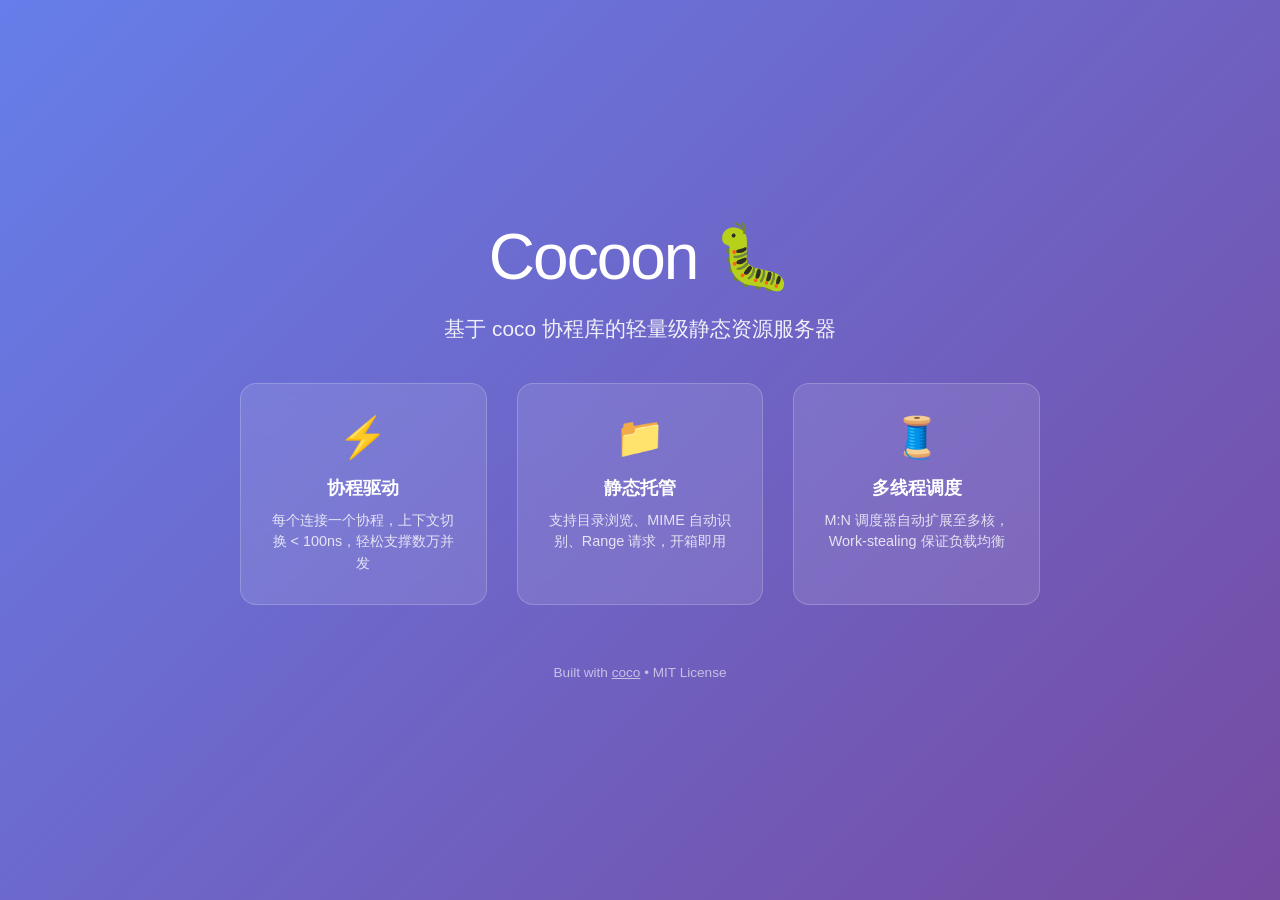
<file: examples/www/index.html>
<!DOCTYPE html>
<html lang="zh-CN">
<head>
    <meta charset="UTF-8">
    <meta name="viewport" content="width=device-width, initial-scale=1.0">
    <title>Cocoon Server</title>
    <style>
        * { margin: 0; padding: 0; box-sizing: border-box; }
        body {
            font-family: -apple-system, BlinkMacSystemFont, 'Segoe UI', Roboto, sans-serif;
            background: linear-gradient(135deg, #667eea 0%, #764ba2 100%);
            min-height: 100vh;
            display: flex;
            align-items: center;
            justify-content: center;
            color: #fff;
        }
        .container {
            text-align: center;
            padding: 40px;
        }
        h1 {
            font-size: 4rem;
            margin-bottom: 20px;
            font-weight: 300;
            letter-spacing: -2px;
        }
        .tagline {
            font-size: 1.3rem;
            opacity: 0.9;
            margin-bottom: 40px;
        }
        .features {
            display: grid;
            grid-template-columns: repeat(3, 1fr);
            gap: 30px;
            max-width: 800px;
            margin: 0 auto;
        }
        .feature {
            background: rgba(255,255,255,0.1);
            backdrop-filter: blur(10px);
            padding: 30px;
            border-radius: 16px;
            border: 1px solid rgba(255,255,255,0.2);
        }
        .feature h3 {
            font-size: 1.1rem;
            margin-bottom: 10px;
        }
        .feature p {
            font-size: 0.9rem;
            opacity: 0.8;
            line-height: 1.5;
        }
        .emoji {
            font-size: 2.5rem;
            margin-bottom: 15px;
            display: block;
        }
        footer {
            margin-top: 60px;
            font-size: 0.85rem;
            opacity: 0.6;
        }
        @media (max-width: 768px) {
            .features { grid-template-columns: 1fr; }
            h1 { font-size: 2.5rem; }
        }
    </style>
</head>
<body>
    <div class="container">
        <h1>Cocoon 🐛</h1>
        <p class="tagline">基于 coco 协程库的轻量级静态资源服务器</p>
        
        <div class="features">
            <div class="feature">
                <span class="emoji">⚡</span>
                <h3>协程驱动</h3>
                <p>每个连接一个协程，上下文切换 &lt; 100ns，轻松支撑数万并发</p>
            </div>
            <div class="feature">
                <span class="emoji">📁</span>
                <h3>静态托管</h3>
                <p>支持目录浏览、MIME 自动识别、Range 请求，开箱即用</p>
            </div>
            <div class="feature">
                <span class="emoji">🧵</span>
                <h3>多线程调度</h3>
                <p>M:N 调度器自动扩展至多核，Work-stealing 保证负载均衡</p>
            </div>
        </div>
        
        <footer>
            <p>Built with <a href="https://github.com/DefectingCat/coco" style="color:#fff;">coco</a> • MIT License</p>
        </footer>
    </div>
</body>
</html>
</file>
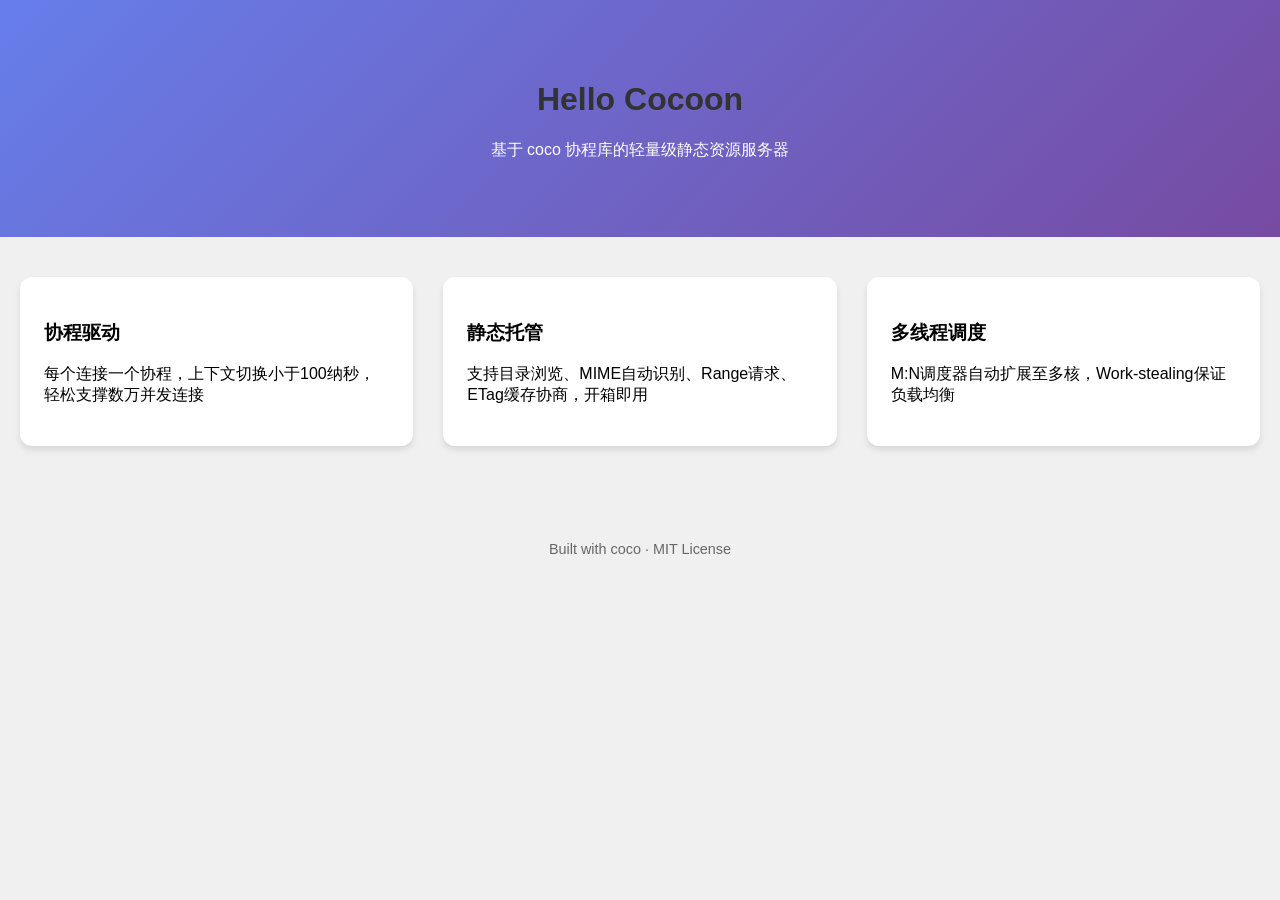
<file: tests/fixtures/index.html>
<!DOCTYPE html>
<html lang="zh-CN">
<head><meta charset="UTF-8"><title>Test</title><link rel="stylesheet" href="style.css"></head>
<body>
<div class="hero"><h1>Hello Cocoon</h1><p>基于 coco 协程库的轻量级静态资源服务器</p></div>
<div class="features">
<div class="card"><h3>协程驱动</h3><p>每个连接一个协程，上下文切换小于100纳秒，轻松支撑数万并发连接</p></div>
<div class="card"><h3>静态托管</h3><p>支持目录浏览、MIME自动识别、Range请求、ETag缓存协商，开箱即用</p></div>
<div class="card"><h3>多线程调度</h3><p>M:N调度器自动扩展至多核，Work-stealing保证负载均衡</p></div>
</div>
<div class="footer"><p>Built with coco &middot; MIT License</p></div>
<script src="app.js"></script>
</body>
</html>
</file>
<file: tests/fixtures/style.css>
body { font-family: sans-serif; background: #f0f0f0; margin: 0; padding: 0; }
h1 { color: #333; font-size: 2rem; }
.container { max-width: 800px; margin: 0 auto; padding: 20px; }
.hero { background: linear-gradient(135deg, #667eea 0%, #764ba2 100%); color: white; padding: 60px 20px; text-align: center; }
.features { display: grid; grid-template-columns: repeat(3, 1fr); gap: 30px; padding: 40px 20px; }
.card { background: white; border-radius: 12px; padding: 24px; box-shadow: 0 4px 6px rgba(0,0,0,0.1); }
.footer { text-align: center; padding: 40px; color: #666; font-size: 0.9rem; }
@media (max-width: 768px) { .features { grid-template-columns: 1fr; } .hero { padding: 40px 20px; } }
</file>
